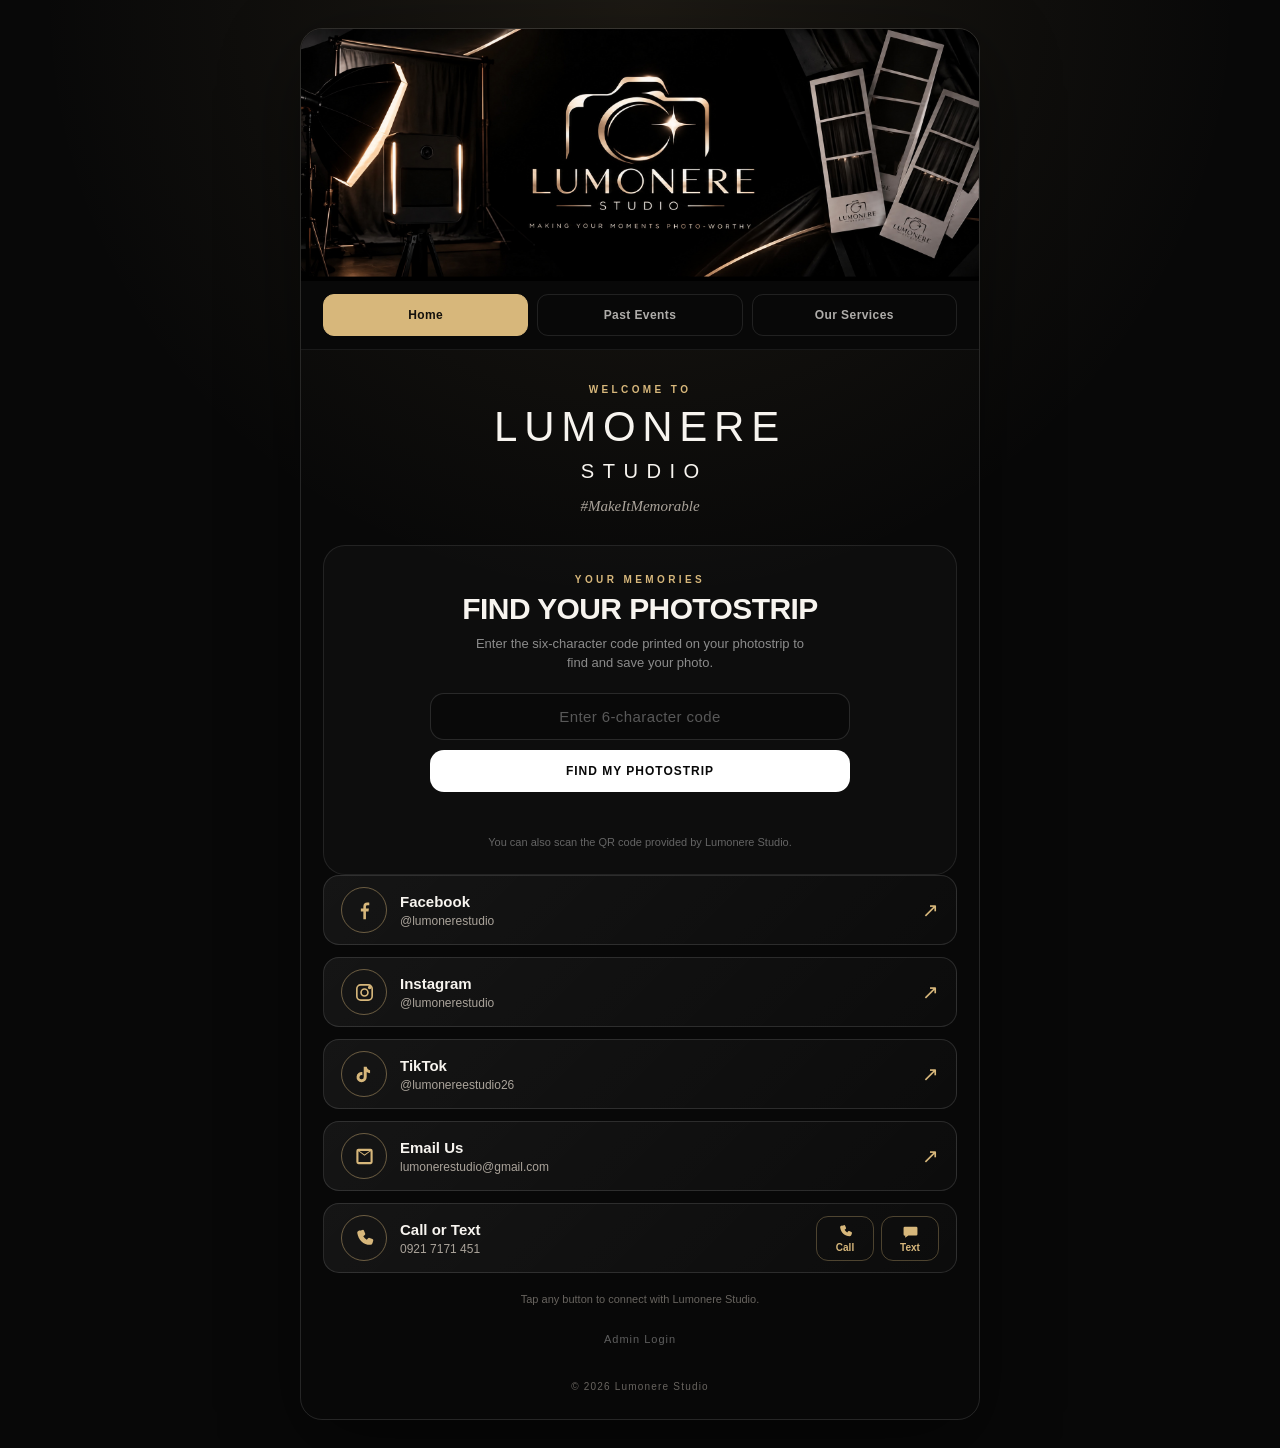
<file: index.html>
<!DOCTYPE html>
<html lang="en">
<head>
  <meta charset="UTF-8">
  <meta name="viewport" content="width=device-width, initial-scale=1.0">
  <meta name="theme-color" content="#080808">
  <meta name="description" content="Lumonere Studio — #MakeItMemorable">
  <title>Lumonere Studio</title>

  <link rel="stylesheet" href="style.css">

  <style>
    /* =========================
       ADMIN LOGIN
    ========================= */

    .admin-login {
      margin-top: 22px;
      text-align: center;
    }

    .admin-login a {
      display: inline-block;
      color: rgba(255,255,255,.35);
      text-decoration: none;
      font-size: 11px;
      letter-spacing: 1px;
      padding: 6px 10px;
      transition: color .2s ease, opacity .2s ease;
    }

    .admin-login a:hover {
      color: rgba(255,255,255,.75);
    }


    /* =========================
       CUSTOMER GALLERY ACCESS
    ========================= */

    .customer-albums {
      margin-top: 30px;
      padding: 28px 20px 24px;
      border: 1px solid rgba(255,255,255,.09);
      border-radius: 22px;
      background: rgba(255,255,255,.025);
      text-align: center;
    }

    .albums-heading {
      margin-bottom: 20px;
    }

    .albums-heading .eyebrow {
      margin-bottom: 7px;
    }

    .albums-heading h2 {
      margin: 0;
      font-size: clamp(22px, 5vw, 30px);
      letter-spacing: -.6px;
    }

    .albums-subtitle {
      max-width: 330px;
      margin: 8px auto 0;
      color: rgba(255,255,255,.52);
      font-size: 13px;
      line-height: 1.5;
    }

    .album-access-form {
      max-width: 420px;
      margin: 0 auto;
    }

    .album-code-input {
      width: 100%;
      box-sizing: border-box;
      border: 1px solid rgba(255,255,255,.13);
      background: rgba(0,0,0,.25);
      color: #fff;
      border-radius: 14px;
      padding: 14px 15px;
      outline: none;
      font: inherit;
      font-size: 15px;
      text-align: center;
      letter-spacing: 1.4px;
      text-transform: uppercase;
      transition: border-color .2s ease, background .2s ease;
    }

    .album-code-input::placeholder {
      color: rgba(255,255,255,.32);
      letter-spacing: .4px;
      text-transform: none;
    }

    .album-code-input:focus {
      border-color: rgba(255,255,255,.3);
      background: rgba(0,0,0,.32);
    }

    .album-code-button {
      width: 100%;
      margin-top: 10px;
      border: 1px solid rgba(255,255,255,.16);
      border-radius: 14px;
      background: #fff;
      color: #080808;
      padding: 13px 16px;
      font: inherit;
      font-size: 12px;
      font-weight: 700;
      letter-spacing: 1px;
      cursor: pointer;
      transition: transform .2s ease, opacity .2s ease;
    }

    .album-code-button:hover {
      transform: translateY(-1px);
      opacity: .92;
    }

    .album-code-button:active {
      transform: translateY(0);
    }

    .album-access-note {
      margin: 14px 0 0;
      color: rgba(255,255,255,.36);
      font-size: 11px;
      line-height: 1.5;
    }

    .album-access-error {
      min-height: 18px;
      margin-top: 10px;
      color: rgba(255,160,160,.85);
      font-size: 12px;
    }

    @media (max-width: 600px) {
      .customer-albums {
        margin-top: 24px;
        padding: 22px 14px 20px;
      }
    }


  </style>
</head>

<body>

  <main class="page">

    <!-- =========================
         HERO
    ========================= -->

    <section class="hero" aria-label="Lumonere Studio">

      <a
        class="hero-link"
        href="https://www.facebook.com/lumonerestudio"
        target="_blank"
        rel="noopener noreferrer"
        aria-label="Visit Lumonere Studio on Facebook"
      >

        <img
          src="assets/lumonere-hero.jpeg"
          alt="Lumonere Studio"
          class="hero-image"
        >

      </a>

    </section>


    <!-- MAIN NAVIGATION -->
    <nav class="site-nav" aria-label="Main navigation">
      <a class="site-nav-link is-active" href="index.html" aria-current="page">Home</a>
      <a class="site-nav-link" href="past-events.html">Past Events</a>
      <a class="site-nav-link" href="services.html">Our Services</a>
    </nav>

    <!-- =========================
         CONTENT
    ========================= -->

    <section class="content">

      <p class="eyebrow">
        WELCOME TO
      </p>

      <h1>
        LUMONERE <span>STUDIO</span>
      </h1>

      <p class="tagline">
        #MakeItMemorable
      </p>


      <!-- =========================
           CUSTOMER GALLERY ACCESS
      ========================= -->

      <section class="customer-albums" aria-labelledby="customer-albums-title">

        <div class="albums-heading">
          <p class="eyebrow">YOUR MEMORIES</p>
          <h2 id="customer-albums-title">FIND YOUR PHOTOSTRIP</h2>
          <p class="albums-subtitle">
            Enter the six-character code printed on your photostrip to find and save your photo.
          </p>
        </div>

        <form id="album-access-form" class="album-access-form" novalidate>

          <input
            id="album-code-input"
            class="album-code-input"
            type="text"
            inputmode="text"
            minlength="6"
            maxlength="6"
            pattern="[A-Za-z0-9]{6}"
            placeholder="Enter 6-character code"
            aria-label="Enter your six-character photostrip code"
            autocomplete="off"
            autocapitalize="characters"
            spellcheck="false"
          >

          <button
            id="album-code-button"
            class="album-code-button"
            type="submit"
          >
            FIND MY PHOTOSTRIP
          </button>

          <div
            id="album-access-error"
            class="album-access-error"
            role="status"
            aria-live="polite"
          ></div>

        </form>

        <p class="album-access-note">
          You can also scan the QR code provided by Lumonere Studio.
        </p>

      </section>

      <!-- =========================
           SOCIAL LINKS
      ========================= -->

      <div
        class="links"
        aria-label="Lumonere Studio links"
      >

        <!-- FACEBOOK -->

        <a
          class="social"
          href="https://www.facebook.com/lumonerestudio"
          target="_blank"
          rel="noopener noreferrer"
          aria-label="Open Lumonere Studio Facebook"
        >

          <span
            class="icon facebook-icon"
            aria-hidden="true"
          >

            <svg viewBox="0 0 24 24">
              <path d="M13.5 21v-8h2.7l.4-3h-3.1V8.1c0-.9.3-1.6 1.7-1.6h1.8V3.8c-.3 0-1.2-.1-2.3-.1-2.3 0-3.9 1.4-3.9 4v2.3H8.2v3h2.6v8h2.7z"/>
            </svg>

          </span>

          <span>
            <strong>Facebook</strong>
            <small>@lumonerestudio</small>
          </span>

          <span class="arrow">
            ↗
          </span>

        </a>


        <!-- INSTAGRAM -->

        <a
          class="social"
          href="https://www.instagram.com/lumonerestudio"
          target="_blank"
          rel="noopener noreferrer"
          aria-label="Open Lumonere Studio Instagram"
        >

          <span
            class="icon instagram-icon"
            aria-hidden="true"
          >

            <svg viewBox="0 0 24 24">
              <rect
                x="4"
                y="4"
                width="16"
                height="16"
                rx="4"
              />

              <circle
                cx="12"
                cy="12"
                r="3.6"
              />

              <circle
                cx="17.4"
                cy="6.7"
                r="1"
              />

            </svg>

          </span>

          <span>
            <strong>Instagram</strong>
            <small>@lumonerestudio</small>
          </span>

          <span class="arrow">
            ↗
          </span>

        </a>


        <!-- TIKTOK -->

        <a
          class="social"
          href="https://www.tiktok.com/@lumonereestudio26"
          target="_blank"
          rel="noopener noreferrer"
          aria-label="Open Lumonere Studio TikTok"
        >

          <span
            class="icon tiktok-icon"
            aria-hidden="true"
          >

            <svg viewBox="0 0 24 24">
              <path d="M14.3 4c.3 2 1.5 3.3 3.5 3.5v3.1c-1.5-.1-2.7-.6-3.5-1.3v5.4a5.3 5.3 0 1 1-4.5-5.2v3.2a2.2 2.2 0 1 0 1.4 2V4h3.1z"/>
            </svg>

          </span>

          <span>
            <strong>TikTok</strong>
            <small>@lumonereestudio26</small>
          </span>

          <span class="arrow">
            ↗
          </span>

        </a>


        <!-- EMAIL -->

        <a
          class="social"
          href="mailto:lumonerestudio@gmail.com"
          data-email="lumonerestudio@gmail.com"
          aria-label="Email Lumonere Studio"
        >

          <span
            class="icon gmail-icon"
            aria-hidden="true"
          >

            <svg viewBox="0 0 24 24">

              <path d="M3.5 6.2A2.2 2.2 0 0 1 5.7 4h12.6a2.2 2.2 0 0 1 2.2 2.2v11.6a2.2 2.2 0 0 1-2.2 2.2H5.7a2.2 2.2 0 0 1-2.2-2.2V6.2zm2.2.2v11.4h12.6V6.4L12 11.1 5.7 6.4zm1.1-.2L12 9.9l5.2-3.7H6.8z"/>

            </svg>

          </span>

          <span>
            <strong>Email Us</strong>
            <small>lumonerestudio@gmail.com</small>
          </span>

          <span class="arrow">
            ↗
          </span>

        </a>


        <!-- PHONE -->

        <div
          class="phone-card"
          aria-label="Contact Lumonere Studio by phone"
        >

          <span
            class="icon phone-icon"
            aria-hidden="true"
          >

            <svg viewBox="0 0 24 24">

              <path d="M7.1 3.8 9.8 3a1.4 1.4 0 0 1 1.7.8l1.2 3a1.4 1.4 0 0 1-.4 1.6l-1.6 1.3a12.7 12.7 0 0 0 3.7 3.7l1.3-1.6a1.4 1.4 0 0 1 1.6-.4l3 1.2a1.4 1.4 0 0 1 .8 1.7l-.8 2.7a2.3 2.3 0 0 1-2.3 1.6C10.6 18.4 5.6 13.4 4.4 5.9a2.3 2.3 0 0 1 1.6-2.1l1.1-.3z"/>

            </svg>

          </span>


          <span class="phone-info">

            <strong>
              Call or Text
            </strong>

            <small>
              0921 7171 451
            </small>

          </span>


          <span class="phone-actions">

            <a
              class="mini-action"
              href="tel:+639217171451"
              aria-label="Call 0921 7171 451"
            >

              <svg viewBox="0 0 24 24">
                <path d="M7.1 3.8 9.8 3a1.4 1.4 0 0 1 1.7.8l1.2 3a1.4 1.4 0 0 1-.4 1.6l-1.6 1.3a12.7 12.7 0 0 0 3.7 3.7l1.3-1.6a1.4 1.4 0 0 1 1.6-.4l3 1.2a1.4 1.4 0 0 1 .8 1.7l-.8 2.7a2.3 2.3 0 0 1-2.3 1.6C10.6 18.4 5.6 13.4 4.4 5.9a2.3 2.3 0 0 1 1.6-2.1l1.1-.3z"/>
              </svg>

              <span>
                Call
              </span>

            </a>


            <a
              class="mini-action"
              href="sms:+639217171451"
              aria-label="Text 0921 7171 451"
            >

              <svg viewBox="0 0 24 24">
                <path d="M4 5.2h16a1.8 1.8 0 0 1 1.8 1.8v9a1.8 1.8 0 0 1-1.8 1.8H9l-4.5 3v-3.1A1.8 1.8 0 0 1 2.2 16V7A1.8 1.8 0 0 1 4 5.2z"/>
              </svg>

              <span>
                Text
              </span>

            </a>

          </span>

        </div>

      </div>


      <p class="hint">
        Tap any button to connect with Lumonere Studio.
      </p>


      <!-- =========================
           ADMIN LOGIN
      ========================= -->

      <div class="admin-login">

        <a
          href="admin.html"
          aria-label="Lumonere Studio Admin Login"
        >
          Admin Login
        </a>

      </div>

    </section>


    <!-- =========================
         FOOTER
    ========================= -->

    <footer>
      © <span id="year"></span> Lumonere Studio
    </footer>

  </main>


  <!-- =========================
       YEAR
  ========================= -->

  <script>

    document.getElementById("year").textContent =
      new Date().getFullYear();

  </script>


  <!-- =========================
       EMAIL HANDLER
  ========================= -->

  <script>

    // On desktop, open Gmail web.
    // On phones, try the Gmail app first,
    // then fall back to the device's normal mail app.

    const emailLink =
      document.querySelector("[data-email]");


    emailLink.addEventListener(
      "click",
      function(event) {

        const email =
          this.dataset.email;


        if (
          window.matchMedia(
            "(min-width: 700px)"
          ).matches
        ) {

          event.preventDefault();


          window.open(
            "https://mail.google.com/mail/?view=cm&fs=1&to=" +
            encodeURIComponent(email),

            "_blank",

            "noopener"
          );

        }

        else {

          event.preventDefault();


          let fallback =
            setTimeout(
              () => {

                window.location.href =
                  "mailto:" + email;

              },
              900
            );


          window.location.href =
            "googlegmail://co?to=" +
            encodeURIComponent(email);


          window.addEventListener(
            "pagehide",
            () => clearTimeout(fallback),
            { once: true }
          );

        }

      }
    );

  </script>


  <!-- =========================
       CUSTOMER PHOTOSTRIP ROUTING
  ========================= -->

  <script>
    "use strict";

    const albumAccessForm = document.getElementById("album-access-form");
    const albumCodeInput = document.getElementById("album-code-input");
    const albumAccessError = document.getElementById("album-access-error");

    albumCodeInput.addEventListener("input", function () {
      this.value = this.value.toUpperCase().replace(/[^A-Z0-9]/g, "").slice(0, 6);
      albumAccessError.textContent = "";
    });

    albumAccessForm.addEventListener("submit", function (event) {
      event.preventDefault();

      const code = albumCodeInput.value.trim().toUpperCase();
      albumAccessError.textContent = "";

      if (!/^[A-Z0-9]{6}$/.test(code)) {
        albumAccessError.textContent = "Please enter the 6-character code printed on your photostrip.";
        albumCodeInput.focus();
        return;
      }

      window.location.href = "photostrip.html?code=" + encodeURIComponent(code);
    });
  </script>

</body>
</html>
</file>
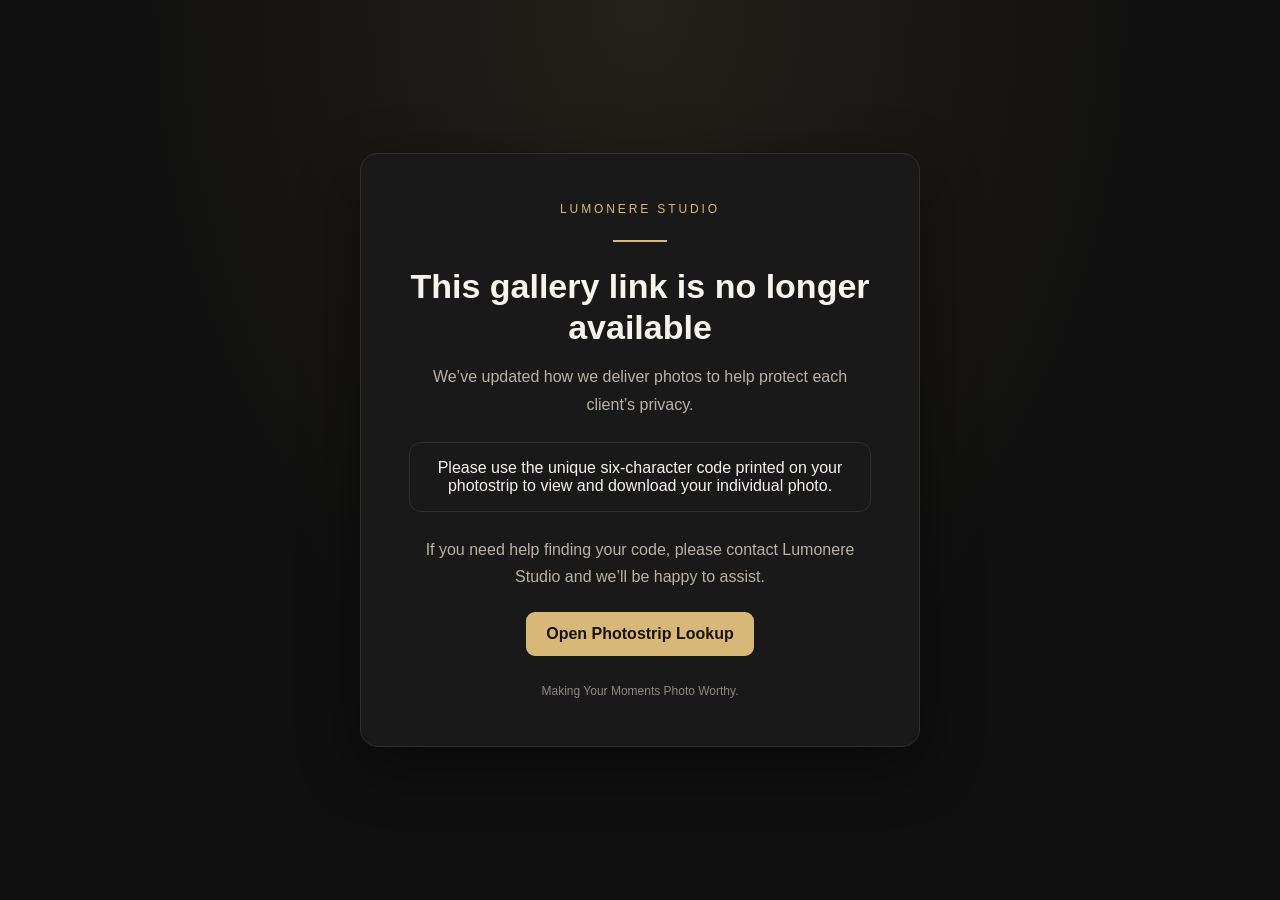
<file: gallery.html>
<!doctype html>
<html lang="en">
<head>
  <meta charset="utf-8">
  <meta name="viewport" content="width=device-width, initial-scale=1">
  <meta name="robots" content="noindex, nofollow, noarchive">
  <title>Gallery Link Updated | Lumonere Studio</title>
  <style>
    :root { color-scheme: dark; --bg:#101010; --panel:#191919; --line:#303030; --gold:#d8b879; --text:#f7f4ee; --muted:#b9b2a6; }
    * { box-sizing:border-box; }
    body { margin:0; min-height:100vh; display:grid; place-items:center; padding:24px; background:radial-gradient(ellipse at top, #24211b 0%, var(--bg) 58%); color:var(--text); font-family:Arial,Helvetica,sans-serif; }
    main { width:min(100%,560px); padding:clamp(28px,6vw,48px); background:var(--panel); border:1px solid var(--line); border-radius:18px; text-align:center; box-shadow:0 18px 60px #0007; }
    .mark { color:var(--gold); font-size:12px; letter-spacing:.24em; text-transform:uppercase; margin-bottom:24px; }
    .rule { width:54px; height:2px; background:var(--gold); margin:0 auto 24px; }
    h1 { margin:0 0 16px; font-size:clamp(25px,5vw,34px); line-height:1.2; }
    p { color:var(--muted); line-height:1.7; margin:0 0 14px; }
    .note { margin:24px 0; padding:16px; border:1px solid var(--line); border-radius:12px; color:var(--text); }
    a { display:inline-block; margin-top:8px; padding:13px 20px; border-radius:9px; background:var(--gold); color:#17130b; text-decoration:none; font-weight:700; }
    footer { margin-top:28px; color:#8e887e; font-size:12px; }
  </style>
</head>
<body>
  <main>
    <div class="mark">Lumonere Studio</div>
    <div class="rule"></div>
    <h1>This gallery link is no longer available</h1>
    <p>We’ve updated how we deliver photos to help protect each client’s privacy.</p>
    <div class="note">Please use the unique six-character code printed on your photostrip to view and download your individual photo.</div>
    <p>If you need help finding your code, please contact Lumonere Studio and we’ll be happy to assist.</p>
    <a href="./photostrip.html">Open Photostrip Lookup</a>
    <footer>Making Your Moments Photo Worthy.</footer>
  </main>
</body>
</html>
</file>
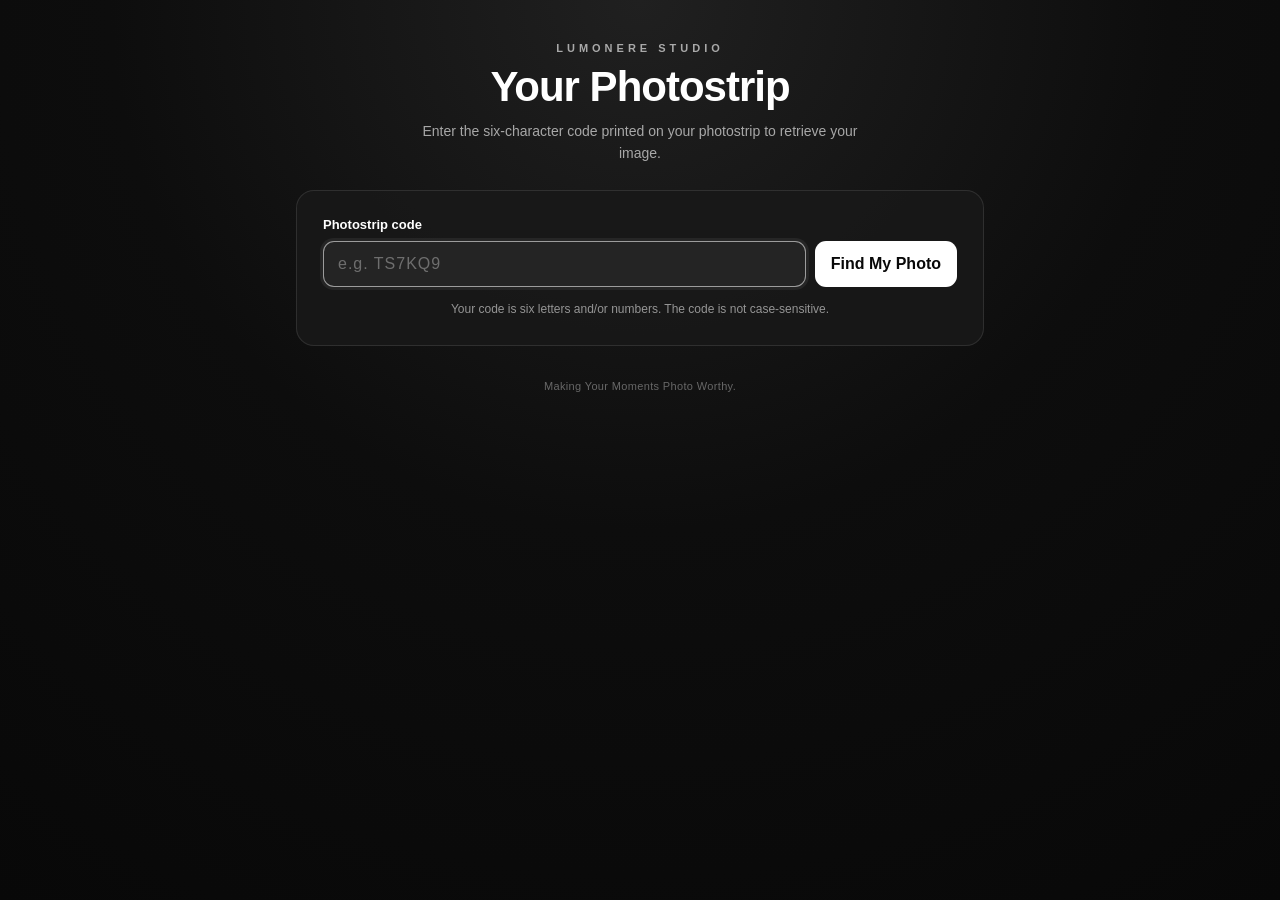
<file: photostrip.html>
<!DOCTYPE html>
<html lang="en">
<head>
  <meta charset="UTF-8">
  <meta name="viewport" content="width=device-width, initial-scale=1, viewport-fit=cover">
  <meta name="theme-color" content="#080808">
  <meta name="description" content="Find and save your Lumonere Studio photostrip using its six-character code.">
  <title>Lumonere Studio — Photostrip</title>
  <style>
    :root { color-scheme: dark; --bg:#080808; --panel:#191919; --line:rgba(255,255,255,.10); --muted:rgba(255,255,255,.62); }
    * { box-sizing:border-box; }
    html { min-height:100%; background:var(--bg); }
    body {
      margin:0; min-height:100vh; color:#fff;
      background:radial-gradient(circle at top,#202020 0%,#0d0d0d 48%,#080808 100%);
      font-family:-apple-system,BlinkMacSystemFont,"Segoe UI",Roboto,Arial,sans-serif;
      -webkit-font-smoothing:antialiased;
    }
    button,input { font:inherit; }
    button { cursor:pointer; -webkit-tap-highlight-color:transparent; }
    button:disabled { opacity:.5; cursor:not-allowed; }
    .page { width:min(100%,720px); margin:0 auto; padding:clamp(22px,5vw,42px) 16px calc(36px + env(safe-area-inset-bottom)); }
    header { text-align:center; margin:0 0 26px; }
    .brand { font-size:11px; letter-spacing:4px; font-weight:700; opacity:.62; text-transform:uppercase; margin-bottom:9px; }
    h1 { margin:0; font-size:clamp(29px,7vw,42px); letter-spacing:-1px; }
    .subtitle { color:var(--muted); font-size:14px; line-height:1.55; max-width:460px; margin:10px auto 0; }
    .panel { background:rgba(25,25,25,.86); border:1px solid var(--line); border-radius:18px; padding:clamp(17px,4vw,26px); margin-bottom:16px; }
    .field-label { display:block; font-size:13px; font-weight:650; margin-bottom:9px; }
    .search-row { display:flex; gap:9px; }
    #code-input { min-width:0; flex:1; background:#242424; color:#fff; border:1px solid rgba(255,255,255,.16); border-radius:11px; padding:13px 14px; letter-spacing:3px; text-transform:uppercase; outline:none; }
    #code-input:focus { border-color:rgba(255,255,255,.55); box-shadow:0 0 0 3px rgba(255,255,255,.06); }
    #code-input::placeholder { letter-spacing:1px; text-transform:none; color:rgba(255,255,255,.34); }
    .btn { border:0; border-radius:11px; min-height:46px; padding:12px 16px; font-weight:700; transition:opacity .15s ease,transform .15s ease; }
    .btn:active:not(:disabled) { transform:scale(.99); }
    .btn-primary { background:#fff; color:#080808; }
    .btn-secondary { background:#303030; color:#fff; border:1px solid rgba(255,255,255,.09); }
    .status { display:none; margin-top:14px; border-radius:10px; padding:12px 13px; font-size:13px; line-height:1.5; }
    .status.show { display:block; }
    .status.error { color:#ffb0b0; background:rgba(255,75,75,.10); border:1px solid rgba(255,100,100,.16); }
    .status.info { color:rgba(255,255,255,.78); background:rgba(255,255,255,.055); }
    .result { display:none; }
    .result.show { display:block; }
    .result-heading { text-align:center; margin:1px 0 16px; }
    .result-heading h2 { margin:0 0 6px; font-size:19px; }
    .result-heading p { color:var(--muted); font-size:13px; line-height:1.5; margin:0; }
    .image-stage { display:flex; align-items:center; justify-content:center; padding:clamp(12px,4vw,20px); min-height:220px; border-radius:13px; background:#101010; border:1px solid rgba(255,255,255,.07); }
    #strip-image { display:block; width:auto; height:auto; max-width:min(100%,360px); max-height:60vh; object-fit:contain; border-radius:3px; box-shadow:0 12px 36px rgba(0,0,0,.38); }
    #strip-image[hidden] { display:none; }
    .actions { display:grid; grid-template-columns:1fr 1fr; gap:10px; margin-top:14px; }
    .hint { color:rgba(255,255,255,.54); font-size:12px; line-height:1.55; margin:13px 2px 0; text-align:center; }
    footer { text-align:center; padding-top:18px; color:rgba(255,255,255,.36); font-size:11px; letter-spacing:.35px; }
    .spinner { width:18px; height:18px; border:2px solid rgba(255,255,255,.2); border-top-color:#fff; border-radius:50%; display:inline-block; vertical-align:middle; animation:spin .7s linear infinite; margin-right:8px; }
    @keyframes spin { to { transform:rotate(360deg); } }
    @media (max-width:480px) {
      .search-row { flex-direction:column; }
      .search-row .btn { width:100%; }
      .actions { grid-template-columns:1fr; }
      #strip-image { max-width:100%; max-height:58vh; }
    }
    @media (prefers-reduced-motion:reduce) { *,*::before,*::after { animation-duration:.01ms!important; transition-duration:.01ms!important; scroll-behavior:auto!important; } }
  </style>
</head>
<body>
  <main class="page">
    <header>
      <div class="brand">Lumonere Studio</div>
      <h1>Your Photostrip</h1>
      <p class="subtitle">Enter the six-character code printed on your photostrip to retrieve your image.</p>
    </header>

    <section class="panel" aria-labelledby="lookup-title">
      <form id="lookup-form">
        <label id="lookup-title" class="field-label" for="code-input">Photostrip code</label>
        <div class="search-row">
          <input id="code-input" name="code" type="text" inputmode="text" autocomplete="off" autocapitalize="characters" spellcheck="false" maxlength="6" minlength="6" pattern="[A-Za-z0-9]{6}" placeholder="e.g. TS7KQ9" aria-describedby="code-help" required>
          <button id="lookup-button" class="btn btn-primary" type="submit">Find My Photo</button>
        </div>
        <div id="code-help" class="hint">Your code is six letters and/or numbers. The code is not case-sensitive.</div>
        <div id="status" class="status" role="status" aria-live="polite"></div>
      </form>
    </section>

    <section id="result" class="panel result" aria-labelledby="result-title">
      <div class="result-heading">
        <h2 id="result-title">Your photostrip is ready</h2>
        <p>Use Save to Photos to open your device’s share menu, or download the image directly.</p>
      </div>
      <div class="image-stage">
        <img id="strip-image" alt="Your Lumonere Studio photostrip" hidden>
      </div>
      <div class="actions">
        <button id="save-button" class="btn btn-primary" type="button" disabled>Save to Photos</button>
        <button id="download-button" class="btn btn-secondary" type="button" disabled>Download Image</button>
      </div>
      <p class="hint" id="save-hint">iPhone/iPad: tap Save to Photos, then choose Save Image in the share sheet. Android: use the share menu if available, or Download Image and open it from Downloads.</p>
    </section>

    <footer>Making Your Moments Photo Worthy.</footer>
  </main>

  <script>
    "use strict";

    const SUPABASE_URL = "https://xlwcxuicdveqaxeeqawv.supabase.co";
    const SUPABASE_PUBLISHABLE_KEY = "sb_publishable_BrEK961qCBTmXCuMeKcK7w_lXQTTFCL";
    const LOOKUP_ENDPOINT = SUPABASE_URL + "/functions/v1/get-photostrip";

    const form = document.getElementById("lookup-form");
    const codeInput = document.getElementById("code-input");
    const lookupButton = document.getElementById("lookup-button");
    const statusBox = document.getElementById("status");
    const resultPanel = document.getElementById("result");
    const stripImage = document.getElementById("strip-image");
    const saveButton = document.getElementById("save-button");
    const downloadButton = document.getElementById("download-button");

    let currentBlob = null;
    let currentObjectUrl = null;
    let currentFilename = "Lumonere-Photostrip.jpg";

    function setStatus(message, type = "info") {
      statusBox.textContent = message || "";
      statusBox.className = message ? "status show " + type : "status";
    }

    function setBusy(busy) {
      lookupButton.disabled = busy;
      codeInput.disabled = busy;
      lookupButton.innerHTML = busy ? '<span class="spinner" aria-hidden="true"></span>Finding…' : "Find My Photo";
    }

    function cleanFilename(value) {
      const cleaned = String(value || "Lumonere-Photostrip.jpg")
        .replace(/[\\/\r\n\0]/g, "_")
        .replace(/[^a-zA-Z0-9._ -]/g, "_")
        .trim()
        .slice(0, 120);
      return cleaned || "Lumonere-Photostrip.jpg";
    }

    function filenameFromDisposition(header) {
      if (!header) return "Lumonere-Photostrip.jpg";
      const match = header.match(/filename\s*=\s*"?([^";]+)"?/i);
      return match ? cleanFilename(match[1]) : "Lumonere-Photostrip.jpg";
    }

    function clearCurrentImage() {
      currentBlob = null;
      if (currentObjectUrl) URL.revokeObjectURL(currentObjectUrl);
      currentObjectUrl = null;
      stripImage.removeAttribute("src");
      stripImage.hidden = true;
      saveButton.disabled = true;
      downloadButton.disabled = true;
      resultPanel.classList.remove("show");
    }

    async function readError(response) {
      const contentType = response.headers.get("content-type") || "";
      if (contentType.includes("application/json")) {
        try {
          const body = await response.json();
          if (body && typeof body.error === "string") return body.error;
        } catch (_) {}
      }
      if (response.status === 404) return "Photostrip not found or unavailable. Check the code and try again.";
      if (response.status === 429) return "Too many attempts. Please wait a little before trying again.";
      return "We couldn't retrieve this photostrip right now. Please try again later.";
    }

    async function lookupCode(code) {
      clearCurrentImage();
      setStatus("Looking up your photostrip…", "info");
      setBusy(true);

      try {
        const response = await fetch(LOOKUP_ENDPOINT, {
          method: "POST",
          headers: {
            "Content-Type": "application/json",
            "apikey": SUPABASE_PUBLISHABLE_KEY
          },
          body: JSON.stringify({ code }),
          cache: "no-store",
          credentials: "omit",
          referrerPolicy: "no-referrer"
        });

        if (!response.ok) {
          throw new Error(await readError(response));
        }

        const contentType = (response.headers.get("content-type") || "").toLowerCase();
        if (!contentType.startsWith("image/")) {
          throw new Error("The service returned an unexpected response. Please try again later.");
        }

        const blob = await response.blob();
        if (!blob.size) throw new Error("The photostrip image was empty. Please try again.");

        currentBlob = new Blob([blob], { type: contentType.split(";")[0] || blob.type || "image/jpeg" });
        currentFilename = filenameFromDisposition(response.headers.get("content-disposition"));
        if (!/\.(jpe?g|png|webp|gif|heic)$/i.test(currentFilename)) {
          const ext = (currentBlob.type.split("/")[1] || "jpg").replace("jpeg", "jpg").replace(/[^a-z0-9]/gi, "");
          currentFilename += "." + (ext || "jpg");
        }

        currentObjectUrl = URL.createObjectURL(currentBlob);
        stripImage.src = currentObjectUrl;
        stripImage.hidden = false;
        resultPanel.classList.add("show");
        saveButton.disabled = false;
        downloadButton.disabled = false;
        setStatus("Photostrip found. You can now save or download your image.", "info");
        resultPanel.scrollIntoView({ behavior: "smooth", block: "start" });
      } catch (error) {
        console.error("Photostrip lookup failed:", error);
        const message = error instanceof TypeError
          ? "Unable to connect to the photostrip service. Check your internet connection and try again."
          : (error?.message || "Unable to retrieve this photostrip. Please try again later.");
        setStatus(message, "error");
      } finally {
        setBusy(false);
      }
    }

    function makeShareFile() {
      const FileConstructor = window.File;
      if (!currentBlob || typeof FileConstructor !== "function") return null;
      return new FileConstructor([currentBlob], currentFilename, {
        type: currentBlob.type || "image/jpeg",
        lastModified: Date.now()
      });
    }

    function downloadCurrentImage() {
      if (!currentBlob) return;
      const url = URL.createObjectURL(currentBlob);
      const link = document.createElement("a");
      link.href = url;
      link.download = currentFilename;
      link.style.display = "none";
      document.body.appendChild(link);
      link.click();
      link.remove();
      window.setTimeout(() => URL.revokeObjectURL(url), 60000);
    }

    saveButton.addEventListener("click", async function () {
      if (!currentBlob) return;

      const file = makeShareFile();
      const shareData = file ? {
        files: [file],
        title: "Lumonere Studio Photostrip",
        text: "Save my photostrip image."
      } : null;

      // On Safari/iOS and supported Android browsers, share the actual image file.
      // The user must choose Save Image/Photos or a suitable app in the system share sheet.
      try {
        if (shareData && typeof navigator.share === "function" &&
            typeof navigator.canShare === "function" && navigator.canShare({ files: shareData.files })) {
          await navigator.share(shareData);
          setStatus("Share menu opened. Choose Save Image/Save to Photos or your preferred app.", "info");
          return;
        }

        downloadCurrentImage();
        setStatus("Image download started. On iPhone/iPad, use the share/save option if available; otherwise check Files or Downloads.", "info");
      } catch (error) {
        if (error?.name === "AbortError") {
          setStatus("Sharing cancelled. Your photostrip is still available above.", "info");
          return;
        }
        console.warn("Native image sharing unavailable:", error);
        downloadCurrentImage();
        setStatus("Opened a download instead. Check your device's Downloads or Files app.", "info");
      }
    });

    downloadButton.addEventListener("click", function () {
      downloadCurrentImage();
      setStatus("Image download started. Check your browser's Downloads or Files app.", "info");
    });

    form.addEventListener("submit", function (event) {
      event.preventDefault();
      const code = codeInput.value.trim().toUpperCase();
      codeInput.value = code;
      if (!/^[A-Z0-9]{6}$/.test(code)) {
        clearCurrentImage();
        setStatus("Enter exactly six letters and/or numbers from your photostrip.", "error");
        return;
      }
      lookupCode(code);
    });

    codeInput.addEventListener("input", function () {
      const position = this.selectionStart;
      this.value = this.value.toUpperCase().replace(/[^A-Z0-9]/g, "").slice(0, 6);
      try { this.setSelectionRange(position, position); } catch (_) {}
    });

    window.addEventListener("pagehide", function () {
      if (currentObjectUrl) URL.revokeObjectURL(currentObjectUrl);
    });

    // Allow a QR code or link to prefill the code, e.g. photostrip.html?code=TS7KQ9.
    const params = new URLSearchParams(window.location.search);
    const initialCode = (params.get("code") || "").trim().toUpperCase();
    if (/^[A-Z0-9]{6}$/.test(initialCode)) {
      codeInput.value = initialCode;
      lookupCode(initialCode);
    } else {
      codeInput.focus({ preventScroll: true });
    }
  </script>
</body>
</html>
</file>
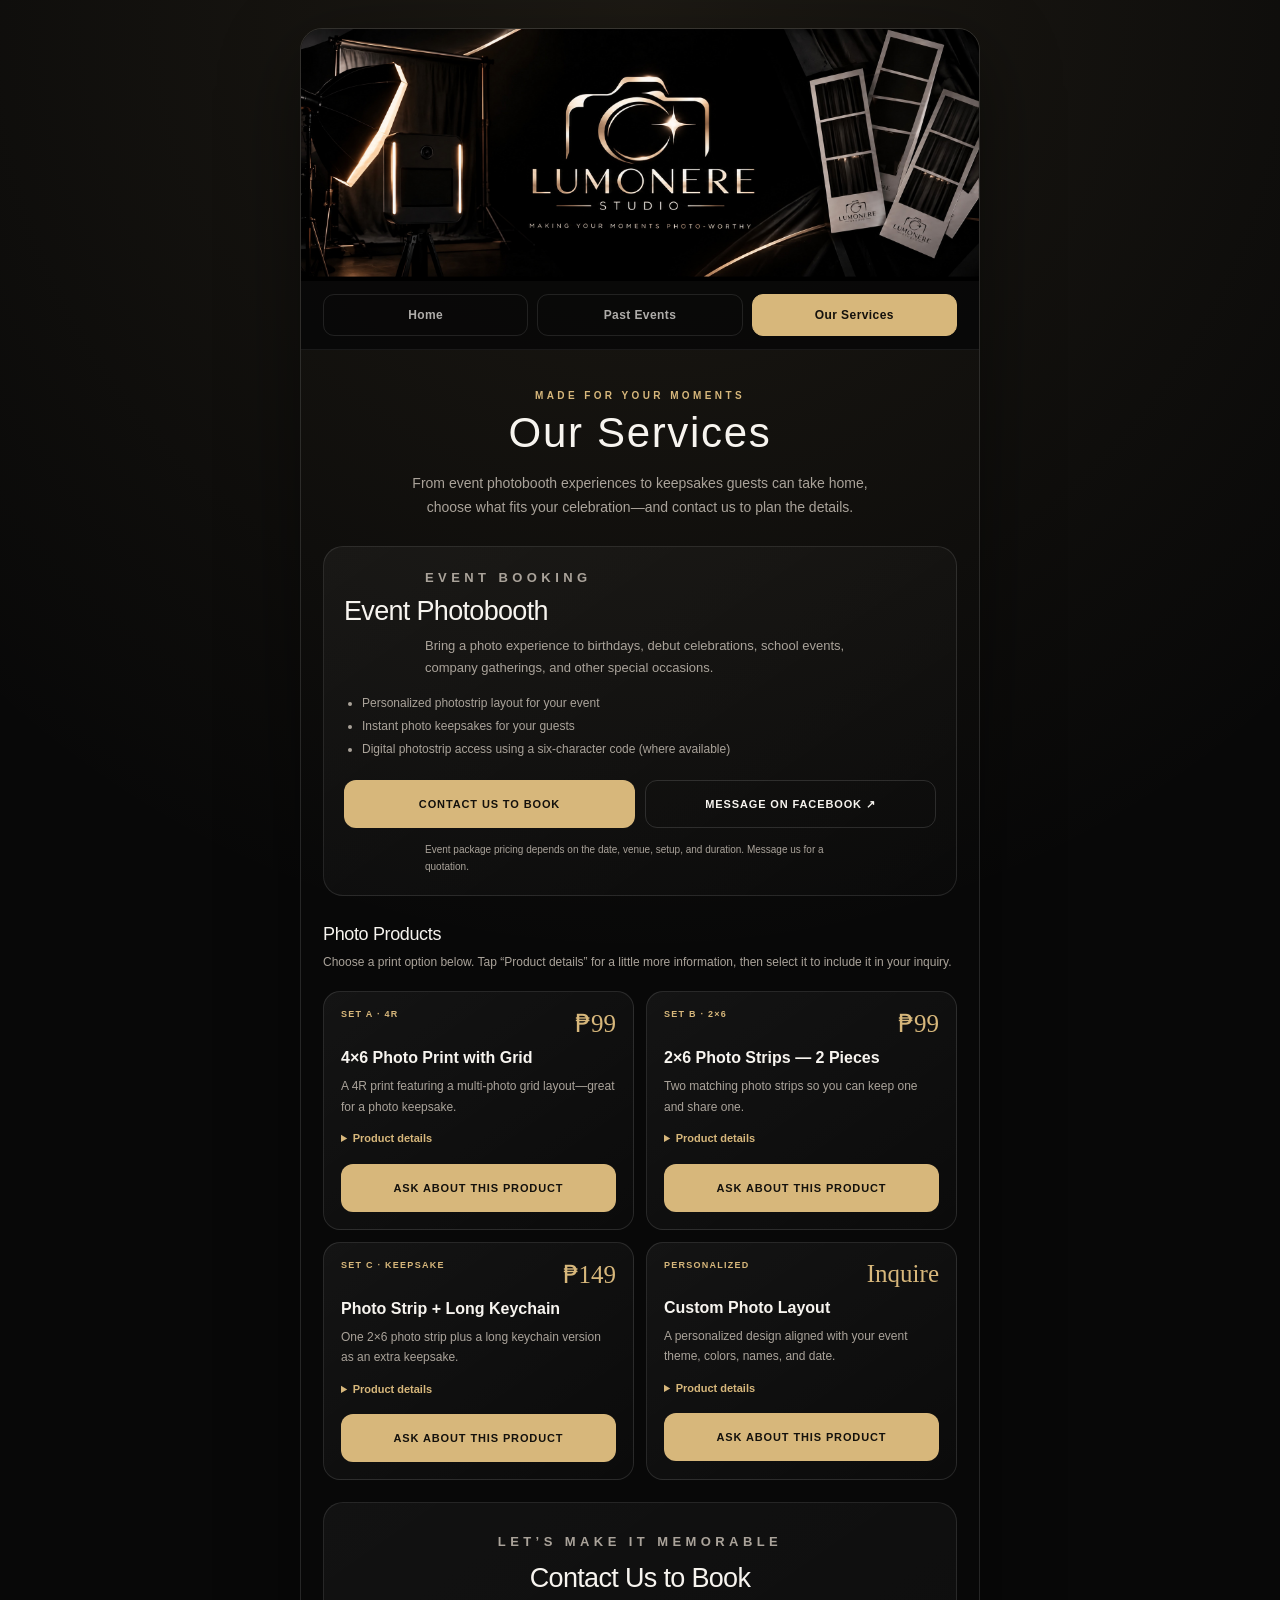
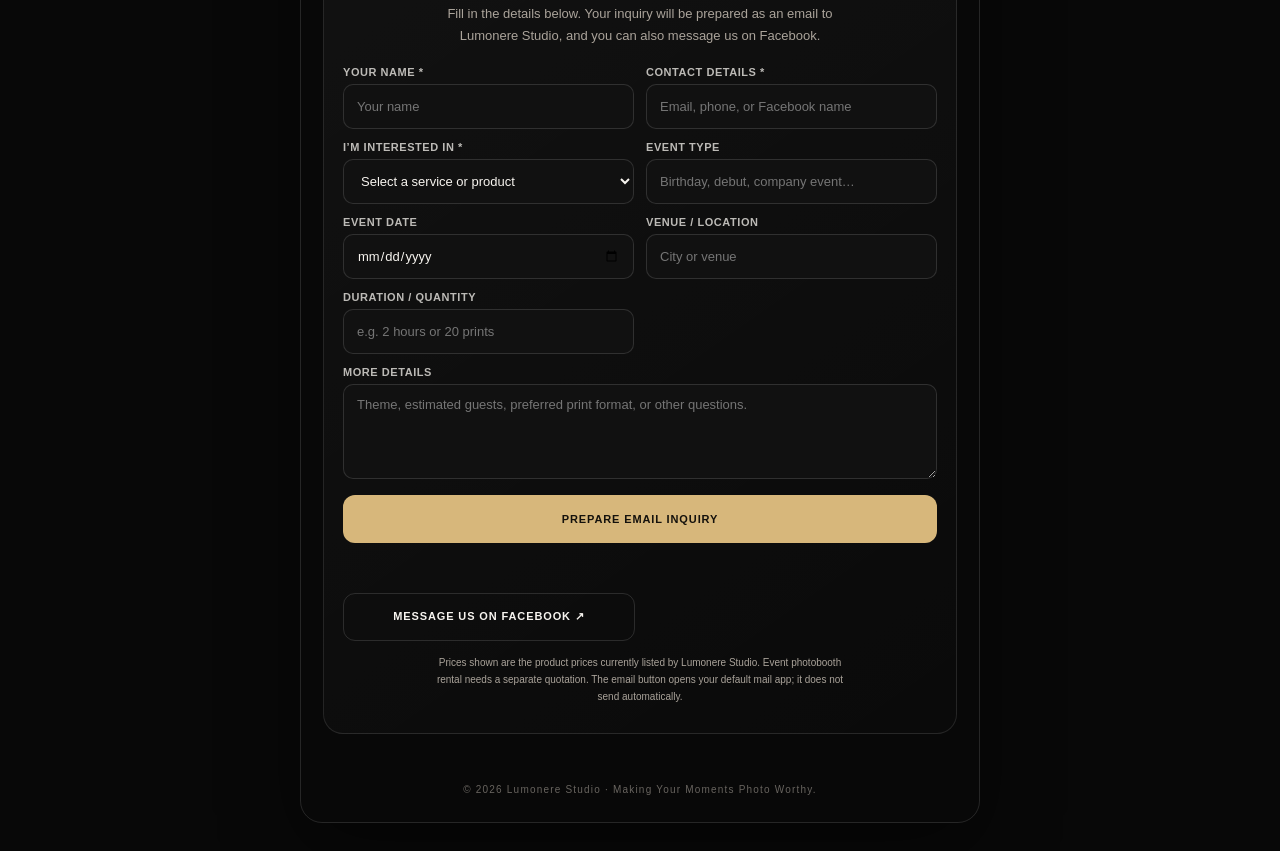
<file: services.html>
<!DOCTYPE html>
<html lang="en">
<head>
  <meta charset="UTF-8">
  <meta name="viewport" content="width=device-width, initial-scale=1.0">
  <meta name="theme-color" content="#080808">
  <meta name="description" content="Explore Lumonere Studio photo products, custom layouts, and event photobooth booking.">
  <link rel="stylesheet" href="style.css">
  <title>Our Services | Lumonere Studio</title>
  <style>
    .service-section-title { margin:28px 0 8px; text-align:left; font-size:18px; font-weight:500; letter-spacing:-.02em; }
    .service-section-intro { margin:0 0 15px; color:var(--muted); text-align:left; font-size:12px; line-height:1.65; }
    .product-grid { display:grid; grid-template-columns:1fr; gap:12px; margin-top:18px; text-align:left; }
    .product-card { display:flex; flex-direction:column; padding:17px; border:1px solid rgba(255,255,255,.11); border-radius:17px; background:linear-gradient(145deg,rgba(255,255,255,.05),rgba(255,255,255,.014)); transition:border-color .2s ease,transform .2s ease; }
    .product-card:hover { border-color:rgba(215,183,123,.42); transform:translateY(-2px); }
    .product-top { display:flex; align-items:flex-start; justify-content:space-between; gap:10px; }
    .product-badge { color:var(--gold); font-size:9px; letter-spacing:.14em; font-weight:800; text-transform:uppercase; }
    .product-price { color:var(--gold); font-family:Georgia,serif; font-size:25px; white-space:nowrap; }
    .product-card h3 { margin:8px 0 7px; font-size:16px; line-height:1.45; }
    .product-card p { margin:0; color:var(--muted); font-size:12px; line-height:1.7; }
    .product-details { margin:12px 0 0; color:rgba(247,244,239,.7); font-size:11px; line-height:1.7; }
    .product-details summary { cursor:pointer; color:var(--gold); font-weight:700; }
    .product-card .feature-button { margin-top:auto; width:100%; }
    .product-card .product-cta { margin-top:16px; }
    .service-highlight { text-align:left; padding:20px; }
    .service-highlight h2 { margin:7px 0 8px; }
    .service-bullets { margin:13px 0 0; padding-left:18px; color:var(--muted); font-size:12px; line-height:1.9; }
    .booking-form { display:grid; grid-template-columns:1fr; gap:12px; margin-top:19px; text-align:left; }
    .booking-field label { display:block; margin-bottom:6px; color:rgba(247,244,239,.75); font-size:11px; font-weight:700; letter-spacing:.05em; }
    .booking-field input,.booking-field select,.booking-field textarea { width:100%; min-height:45px; padding:12px 13px; border:1px solid rgba(255,255,255,.13); border-radius:10px; background:#111; color:var(--text); font:inherit; font-size:13px; }
    .booking-field textarea { min-height:95px; resize:vertical; }
    .booking-field input:focus,.booking-field select:focus,.booking-field textarea:focus { outline:none; border-color:rgba(215,183,123,.65); }
    .booking-message { min-height:18px; color:var(--muted); font-size:11px; line-height:1.6; }
    .booking-footnote { margin-top:13px !important; font-size:10px !important; }
    @media(min-width:520px) { .product-grid { grid-template-columns:repeat(2,minmax(0,1fr)); } .booking-form { grid-template-columns:1fr 1fr; } .booking-field.full { grid-column:1 / -1; } }
  </style>
</head>
<body>
  <main class="page">
    <section class="hero" aria-label="Lumonere Studio"><a class="hero-link" href="https://www.facebook.com/lumonerestudio" target="_blank" rel="noopener noreferrer" aria-label="Visit Lumonere Studio on Facebook"><img src="assets/lumonere-hero.jpeg" alt="Lumonere Studio" class="hero-image"></a></section>
    <nav class="site-nav" aria-label="Main navigation"><a class="site-nav-link" href="index.html">Home</a><a class="site-nav-link" href="past-events.html">Past Events</a><a class="site-nav-link is-active" href="services.html" aria-current="page">Our Services</a></nav>
    <section class="feature-content">
      <p class="eyebrow">MADE FOR YOUR MOMENTS</p>
      <h1 class="feature-title">Our Services</h1>
      <p class="feature-lead">From event photobooth experiences to keepsakes guests can take home, choose what fits your celebration—and contact us to plan the details.</p>

      <section class="feature-panel service-highlight" aria-labelledby="event-photobooth-title">
        <p class="eyebrow">EVENT BOOKING</p>
        <h2 id="event-photobooth-title">Event Photobooth</h2>
        <p>Bring a photo experience to birthdays, debut celebrations, school events, company gatherings, and other special occasions.</p>
        <ul class="service-bullets"><li>Personalized photostrip layout for your event</li><li>Instant photo keepsakes for your guests</li><li>Digital photostrip access using a six-character code (where available)</li></ul>
        <div class="feature-button-row"><a class="feature-button" href="#booking" data-select-interest="Event Photobooth Booking">CONTACT US TO BOOK</a><a class="feature-button secondary" href="https://www.facebook.com/lumonerestudio" target="_blank" rel="noopener noreferrer">MESSAGE ON FACEBOOK ↗</a></div>
        <p class="booking-footnote">Event package pricing depends on the date, venue, setup, and duration. Message us for a quotation.</p>
      </section>

      <h2 class="service-section-title">Photo Products</h2>
      <p class="service-section-intro">Choose a print option below. Tap “Product details” for a little more information, then select it to include it in your inquiry.</p>
      <div class="product-grid" id="product-grid">
        <article class="product-card" data-product="4R Photo Print with Grid">
          <div class="product-top"><span class="product-badge">SET A · 4R</span><span class="product-price">₱99</span></div>
          <h3>4×6 Photo Print with Grid</h3>
          <p>A 4R print featuring a multi-photo grid layout—great for a photo keepsake.</p>
          <details class="product-details"><summary>Product details</summary><p>Print size: 4×6 inches. Includes one printed grid design. Layout and photo count follow the selected template.</p></details>
          <div class="product-cta"><button type="button" class="feature-button" data-select-interest="4R Photo Print with Grid — ₱99">ASK ABOUT THIS PRODUCT</button></div>
        </article>
        <article class="product-card" data-product="2x6 Photo Strips (2 pieces)">
          <div class="product-top"><span class="product-badge">SET B · 2×6</span><span class="product-price">₱99</span></div>
          <h3>2×6 Photo Strips — 2 Pieces</h3>
          <p>Two matching photo strips so you can keep one and share one.</p>
          <details class="product-details"><summary>Product details</summary><p>Strip size: 2×6 inches each. Includes two printed strips using the selected design.</p></details>
          <div class="product-cta"><button type="button" class="feature-button" data-select-interest="2x6 Photo Strips (2 pieces) — ₱99">ASK ABOUT THIS PRODUCT</button></div>
        </article>
        <article class="product-card" data-product="2x6 Strip + Long Keychain">
          <div class="product-top"><span class="product-badge">SET C · KEEPSAKE</span><span class="product-price">₱149</span></div>
          <h3>Photo Strip + Long Keychain</h3>
          <p>One 2×6 photo strip plus a long keychain version as an extra keepsake.</p>
          <details class="product-details"><summary>Product details</summary><p>Includes one standard 2×6 strip and one long keychain version of the strip design.</p></details>
          <div class="product-cta"><button type="button" class="feature-button" data-select-interest="2x6 Strip + Long Keychain — ₱149">ASK ABOUT THIS PRODUCT</button></div>
        </article>
        <article class="product-card" data-product="Custom Photo Layout">
          <div class="product-top"><span class="product-badge">PERSONALIZED</span><span class="product-price">Inquire</span></div>
          <h3>Custom Photo Layout</h3>
          <p>A personalized design aligned with your event theme, colors, names, and date.</p>
          <details class="product-details"><summary>Product details</summary><p>Share your theme, color palette, names, and event date so we can confirm the design and price.</p></details>
          <div class="product-cta"><button type="button" class="feature-button" data-select-interest="Custom Photo Layout">ASK ABOUT THIS PRODUCT</button></div>
        </article>
      </div>

      <section id="booking" class="feature-panel" aria-labelledby="booking-title">
        <p class="eyebrow">LET’S MAKE IT MEMORABLE</p>
        <h2 id="booking-title">Contact Us to Book</h2>
        <p>Fill in the details below. Your inquiry will be prepared as an email to Lumonere Studio, and you can also message us on Facebook.</p>
        <form id="booking-form" class="booking-form">
          <div class="booking-field"><label for="booking-name">YOUR NAME *</label><input id="booking-name" name="name" type="text" maxlength="100" required placeholder="Your name"></div>
          <div class="booking-field"><label for="booking-contact">CONTACT DETAILS *</label><input id="booking-contact" name="contact" type="text" maxlength="160" required placeholder="Email, phone, or Facebook name"></div>
          <div class="booking-field"><label for="booking-interest">I’M INTERESTED IN *</label><select id="booking-interest" name="interest" required><option value="">Select a service or product</option><option>Event Photobooth Booking</option><option>4R Photo Print with Grid — ₱99</option><option>2x6 Photo Strips (2 pieces) — ₱99</option><option>2x6 Strip + Long Keychain — ₱149</option><option>Custom Photo Layout</option><option>Other inquiry</option></select></div>
          <div class="booking-field"><label for="booking-event-type">EVENT TYPE</label><input id="booking-event-type" name="eventType" type="text" maxlength="120" placeholder="Birthday, debut, company event…"></div>
          <div class="booking-field"><label for="booking-date">EVENT DATE</label><input id="booking-date" name="date" type="date"></div>
          <div class="booking-field"><label for="booking-location">VENUE / LOCATION</label><input id="booking-location" name="location" type="text" maxlength="180" placeholder="City or venue"></div>
          <div class="booking-field"><label for="booking-duration">DURATION / QUANTITY</label><input id="booking-duration" name="duration" type="text" maxlength="100" placeholder="e.g. 2 hours or 20 prints"></div>
          <div class="booking-field full"><label for="booking-notes">MORE DETAILS</label><textarea id="booking-notes" name="notes" maxlength="1200" placeholder="Theme, estimated guests, preferred print format, or other questions."></textarea></div>
          <div class="booking-field full"><button type="submit" class="feature-button" style="width:100%;cursor:pointer;">PREPARE EMAIL INQUIRY</button></div>
          <div id="booking-message" class="booking-message full" role="status" aria-live="polite"></div>
        </form>
        <div class="feature-button-row"><a class="feature-button secondary" href="https://www.facebook.com/lumonerestudio" target="_blank" rel="noopener noreferrer">MESSAGE US ON FACEBOOK ↗</a></div>
        <p class="booking-footnote">Prices shown are the product prices currently listed by Lumonere Studio. Event photobooth rental needs a separate quotation. The email button opens your default mail app; it does not send automatically.</p>
      </section>
    </section>
    <footer class="feature-footer">© <span id="year"></span> Lumonere Studio · Making Your Moments Photo Worthy.</footer>
  </main>
  <script>
    const interestSelect = document.getElementById("booking-interest");
    document.querySelectorAll("[data-select-interest]").forEach(button => {
      button.addEventListener("click", () => {
        const interest = button.getAttribute("data-select-interest");
        const options = Array.from(interestSelect.options);
        const match = options.find(option => option.value === interest || option.textContent === interest);
        if (match) interestSelect.value = match.value || match.textContent;
        document.getElementById("booking").scrollIntoView({behavior:"smooth", block:"start"});
        window.setTimeout(() => document.getElementById("booking-name").focus({preventScroll:true}), 350);
      });
    });
    document.getElementById("booking-form").addEventListener("submit", event => {
      event.preventDefault();
      const get = id => document.getElementById(id).value.trim();
      const lines = [
        "Lumonere Studio Inquiry", "", `Name: ${get("booking-name")}`, `Contact: ${get("booking-contact")}`,
        `Interested in: ${get("booking-interest")}`, `Event type: ${get("booking-event-type") || "Not specified"}`,
        `Event date: ${get("booking-date") || "Not specified"}`, `Venue / location: ${get("booking-location") || "Not specified"}`,
        `Duration / quantity: ${get("booking-duration") || "Not specified"}`, "", `Additional details: ${get("booking-notes") || "None"}`
      ];
      const subject = `Lumonere Studio Inquiry — ${get("booking-interest")}`;
      const mailto = `mailto:lumonerestudio@gmail.com?subject=${encodeURIComponent(subject)}&body=${encodeURIComponent(lines.join("\n"))}`;
      document.getElementById("booking-message").textContent = "Your email app should open with the inquiry details. Please review and send the email. If no mail app opens, use the Facebook button instead.";
      window.location.href = mailto;
    });
    document.getElementById("year").textContent = new Date().getFullYear();
  </script>
</body>
</html>
</file>
<file: style.css>
* {
  box-sizing: border-box;
}

:root {
  --bg: #080808;
  --line: rgba(255,255,255,.12);
  --text: #f7f4ef;
  --muted: #aaa39a;
  --gold: #d7b77b;
}

html { scroll-behavior: smooth; }

body {
  margin: 0;
  min-height: 100vh;
  background:
    radial-gradient(circle at 50% 0%, rgba(215,183,123,.10), transparent 38%),
    var(--bg);
  color: var(--text);
  font-family: Arial, Helvetica, sans-serif;
}

.page {
  width: min(100%, 680px);
  margin: 0 auto;
  min-height: 100vh;
  padding-bottom: 22px;
}

.hero { padding: 0; background: #000; }

.hero-link {
  display: block;
  line-height: 0;
  cursor: pointer;
}

.hero-image {
  display: block;
  width: 100%;
  height: auto;
  aspect-ratio: 1320 / 490;
  object-fit: cover;
  transition: opacity .2s ease;
}

.hero-link:active .hero-image { opacity: .85; }

.content {
  padding: 34px 22px 10px;
  text-align: center;
}

.eyebrow {
  margin: 0 0 8px;
  color: var(--gold);
  font-size: 10px;
  letter-spacing: .34em;
  font-weight: 700;
}

h1 {
  margin: 0;
  font-size: clamp(27px, 8vw, 42px);
  letter-spacing: .16em;
  font-weight: 500;
}

h1 span {
  font-size: .48em;
  letter-spacing: .42em;
  display: block;
  margin: 9px 0 0 .42em;
}

.tagline {
  color: var(--muted);
  font-family: Georgia, serif;
  font-style: italic;
  font-size: 15px;
  margin: 15px 0 28px;
}

.links {
  display: grid;
  gap: 12px;
  text-align: left;
}

.social, .phone-card {
  min-height: 70px;
  padding: 11px 17px;
  border: 1px solid var(--line);
  border-radius: 16px;
  background: linear-gradient(135deg, rgba(255,255,255,.055), rgba(255,255,255,.018));
}

.social {
  display: grid;
  grid-template-columns: 46px 1fr auto;
  align-items: center;
  gap: 13px;
  color: var(--text);
  text-decoration: none;
  transition: transform .18s ease, border-color .18s ease, background .18s ease;
}

.social:hover, .phone-card:hover {
  transform: translateY(-2px);
  border-color: rgba(215,183,123,.48);
  background: linear-gradient(135deg, rgba(215,183,123,.12), rgba(255,255,255,.025));
}

.icon {
  width: 46px;
  height: 46px;
  border: 1px solid rgba(215,183,123,.45);
  border-radius: 50%;
  display: grid;
  place-items: center;
  color: var(--gold);
}

.icon svg {
  width: 23px;
  height: 23px;
  fill: currentColor;
}

.instagram-icon svg {
  fill: none;
  stroke: currentColor;
  stroke-width: 1.7;
}

.social strong, .social small, .phone-info strong, .phone-info small {
  display: block;
}

.social strong, .phone-info strong {
  font-size: 15px;
  margin-bottom: 4px;
}

.social small, .phone-info small {
  color: var(--muted);
  font-size: 12px;
}

.arrow {
  color: var(--gold);
  font-size: 20px;
}

.phone-card {
  display: grid;
  grid-template-columns: 46px 1fr auto;
  align-items: center;
  gap: 13px;
}

.phone-actions {
  display: flex;
  gap: 7px;
}

.mini-action {
  min-width: 58px;
  min-height: 45px;
  padding: 6px 9px;
  border: 1px solid rgba(215,183,123,.32);
  border-radius: 12px;
  color: var(--gold);
  text-decoration: none;
  display: flex;
  flex-direction: column;
  align-items: center;
  justify-content: center;
  gap: 2px;
  font-size: 10px;
  font-weight: 700;
}

.mini-action:hover {
  background: rgba(215,183,123,.10);
}

.mini-action svg {
  width: 17px;
  height: 17px;
  fill: currentColor;
}

.hint {
  color: #68645f;
  font-size: 11px;
  margin: 20px 0 4px;
}

.contact {
  display: none;
}

footer {
  padding: 20px 20px 5px;
  text-align: center;
  color: #68645f;
  font-size: 10px;
  letter-spacing: .12em;
}

@media (max-width: 420px) {
  .phone-card {
    grid-template-columns: 42px 1fr;
  }

  .phone-card .icon {
    width: 42px;
    height: 42px;
  }

  .phone-actions {
    grid-column: 2;
    width: 100%;
  }

  .mini-action {
    flex: 1;
  }
}

@media (min-width: 681px) {
  body { padding: 28px 0; }

  .page {
    border: 1px solid var(--line);
    border-radius: 22px;
    overflow: hidden;
    box-shadow: 0 25px 80px rgba(0,0,0,.45);
  }
}

/* =========================
   PUBLIC SITE NAVIGATION
========================= */
.site-nav {
  display: grid;
  grid-template-columns: repeat(3, minmax(0, 1fr));
  gap: 7px;
  margin: 0;
  padding: 12px 16px;
  border-bottom: 1px solid rgba(255,255,255,.07);
  background: rgba(8,8,8,.92);
}
.site-nav-link {
  display: flex;
  align-items: center;
  justify-content: center;
  min-height: 42px;
  padding: 8px 7px;
  border: 1px solid rgba(255,255,255,.10);
  border-radius: 11px;
  color: rgba(247,244,239,.70);
  text-align: center;
  text-decoration: none;
  font-size: 11px;
  font-weight: 700;
  letter-spacing: .035em;
  transition: color .18s ease, border-color .18s ease, background .18s ease;
}
.site-nav-link:hover,
.site-nav-link:focus-visible {
  color: var(--text);
  border-color: rgba(215,183,123,.48);
  outline: none;
}
.site-nav-link.is-active {
  color: #14110c;
  border-color: var(--gold);
  background: var(--gold);
}

/* =========================
   FEATURE PAGES
========================= */
.feature-content {
  padding: 34px 22px 10px;
  text-align: center;
}
.feature-title {
  margin: 0;
  font-size: clamp(30px, 8vw, 42px);
  font-weight: 500;
  letter-spacing: .04em;
  line-height: 1.12;
}
.feature-title span {
  display: inline;
  margin: 0;
  font-size: inherit;
  letter-spacing: inherit;
}
.feature-lead {
  max-width: 470px;
  margin: 15px auto 26px;
  color: var(--muted);
  font-size: 14px;
  line-height: 1.75;
}
.feature-panel {
  margin: 22px 0 18px;
  padding: 28px 19px;
  border: 1px solid rgba(255,255,255,.10);
  border-radius: 20px;
  background: linear-gradient(145deg, rgba(255,255,255,.045), rgba(255,255,255,.012));
  text-align: center;
}
.feature-panel h2 {
  margin: 9px 0 9px;
  font-size: clamp(21px, 5vw, 27px);
  letter-spacing: -.025em;
  font-weight: 500;
}
.feature-panel p {
  margin: 0 auto;
  max-width: 430px;
  color: var(--muted);
  font-size: 13px;
  line-height: 1.7;
}
.feature-mark {
  display: grid;
  place-items: center;
  width: 62px;
  height: 62px;
  margin: 0 auto 17px;
  border: 1px solid rgba(215,183,123,.43);
  border-radius: 50%;
  color: var(--gold);
  background: rgba(215,183,123,.06);
}
.feature-mark svg { width: 27px; height: 27px; fill: none; stroke: currentColor; stroke-width: 1.6; stroke-linecap: round; stroke-linejoin: round; }
.portfolio-frames {
  position: relative;
  display: flex;
  align-items: center;
  justify-content: center;
  min-height: 154px;
  margin: 0 auto 8px;
  overflow: hidden;
  border-radius: 14px;
  background: radial-gradient(circle at 50% 35%, rgba(215,183,123,.13), transparent 48%), #0d0d0d;
}
.portfolio-frame {
  display: grid;
  place-items: center;
  width: 76px;
  height: 103px;
  border: 5px solid #f0e8da;
  background: linear-gradient(135deg, #26231f, #111);
  box-shadow: 0 12px 24px rgba(0,0,0,.38);
  color: rgba(215,183,123,.72);
}
.portfolio-frame svg { width: 29px; height: 29px; fill: none; stroke: currentColor; stroke-width: 1.5; }
.portfolio-frame:nth-child(1) { transform: rotate(-12deg) translateX(10px); }
.portfolio-frame:nth-child(2) { z-index: 1; transform: translateY(-5px); }
.portfolio-frame:nth-child(3) { transform: rotate(12deg) translateX(-10px); }
.portfolio-note {
  margin: 14px 0 0 !important;
  color: rgba(247,244,239,.46) !important;
  font-size: 11px !important;
  letter-spacing: .04em;
}
.feature-button-row {
  display: grid;
  grid-template-columns: 1fr;
  gap: 10px;
  margin-top: 20px;
}
.feature-button {
  display: flex;
  justify-content: center;
  align-items: center;
  min-height: 48px;
  padding: 12px 16px;
  border: 1px solid rgba(215,183,123,.45);
  border-radius: 12px;
  background: var(--gold);
  color: #14110c;
  text-decoration: none;
  font-size: 11px;
  font-weight: 800;
  letter-spacing: .08em;
  transition: transform .18s ease, opacity .18s ease;
}
.feature-button:hover { transform: translateY(-1px); opacity: .92; }
.feature-button.secondary {
  background: transparent;
  color: var(--text);
  border-color: rgba(255,255,255,.13);
}
.service-list {
  display: grid;
  gap: 12px;
  text-align: left;
  margin-top: 22px;
}
.service-card {
  display: grid;
  grid-template-columns: 50px minmax(0,1fr);
  align-items: start;
  gap: 14px;
  padding: 17px 15px;
  border: 1px solid rgba(255,255,255,.10);
  border-radius: 16px;
  background: linear-gradient(135deg, rgba(255,255,255,.045), rgba(255,255,255,.014));
}
.service-icon {
  display: grid;
  place-items: center;
  width: 48px;
  height: 48px;
  border: 1px solid rgba(215,183,123,.34);
  border-radius: 14px;
  color: var(--gold);
  background: rgba(215,183,123,.05);
}
.service-icon svg { width: 23px; height: 23px; fill: none; stroke: currentColor; stroke-width: 1.6; stroke-linecap: round; stroke-linejoin: round; }
.service-card h2 { margin: 2px 0 6px; font-size: 15px; line-height: 1.35; font-weight: 700; }
.service-card p { margin: 0; color: var(--muted); font-size: 12px; line-height: 1.65; }
.service-footnote { margin: 20px 0 0; color: rgba(247,244,239,.55); font-size: 11px; line-height: 1.65; }
.feature-footer { padding-top: 22px; }
@media (min-width: 480px) {
  .site-nav { padding: 13px 22px; gap: 9px; }
  .site-nav-link { font-size: 12px; }
  .feature-button-row { grid-template-columns: 1fr 1fr; }
  .feature-content { padding-top: 40px; }
}
@media (max-width: 360px) {
  .site-nav { padding: 10px 9px; gap: 5px; }
  .site-nav-link { min-height: 40px; font-size: 10px; letter-spacing: 0; }
  .feature-content { padding-left: 16px; padding-right: 16px; }
  .service-card { grid-template-columns: 42px minmax(0,1fr); gap: 11px; padding: 14px 12px; }
  .service-icon { width: 42px; height: 42px; }
}
</file>
